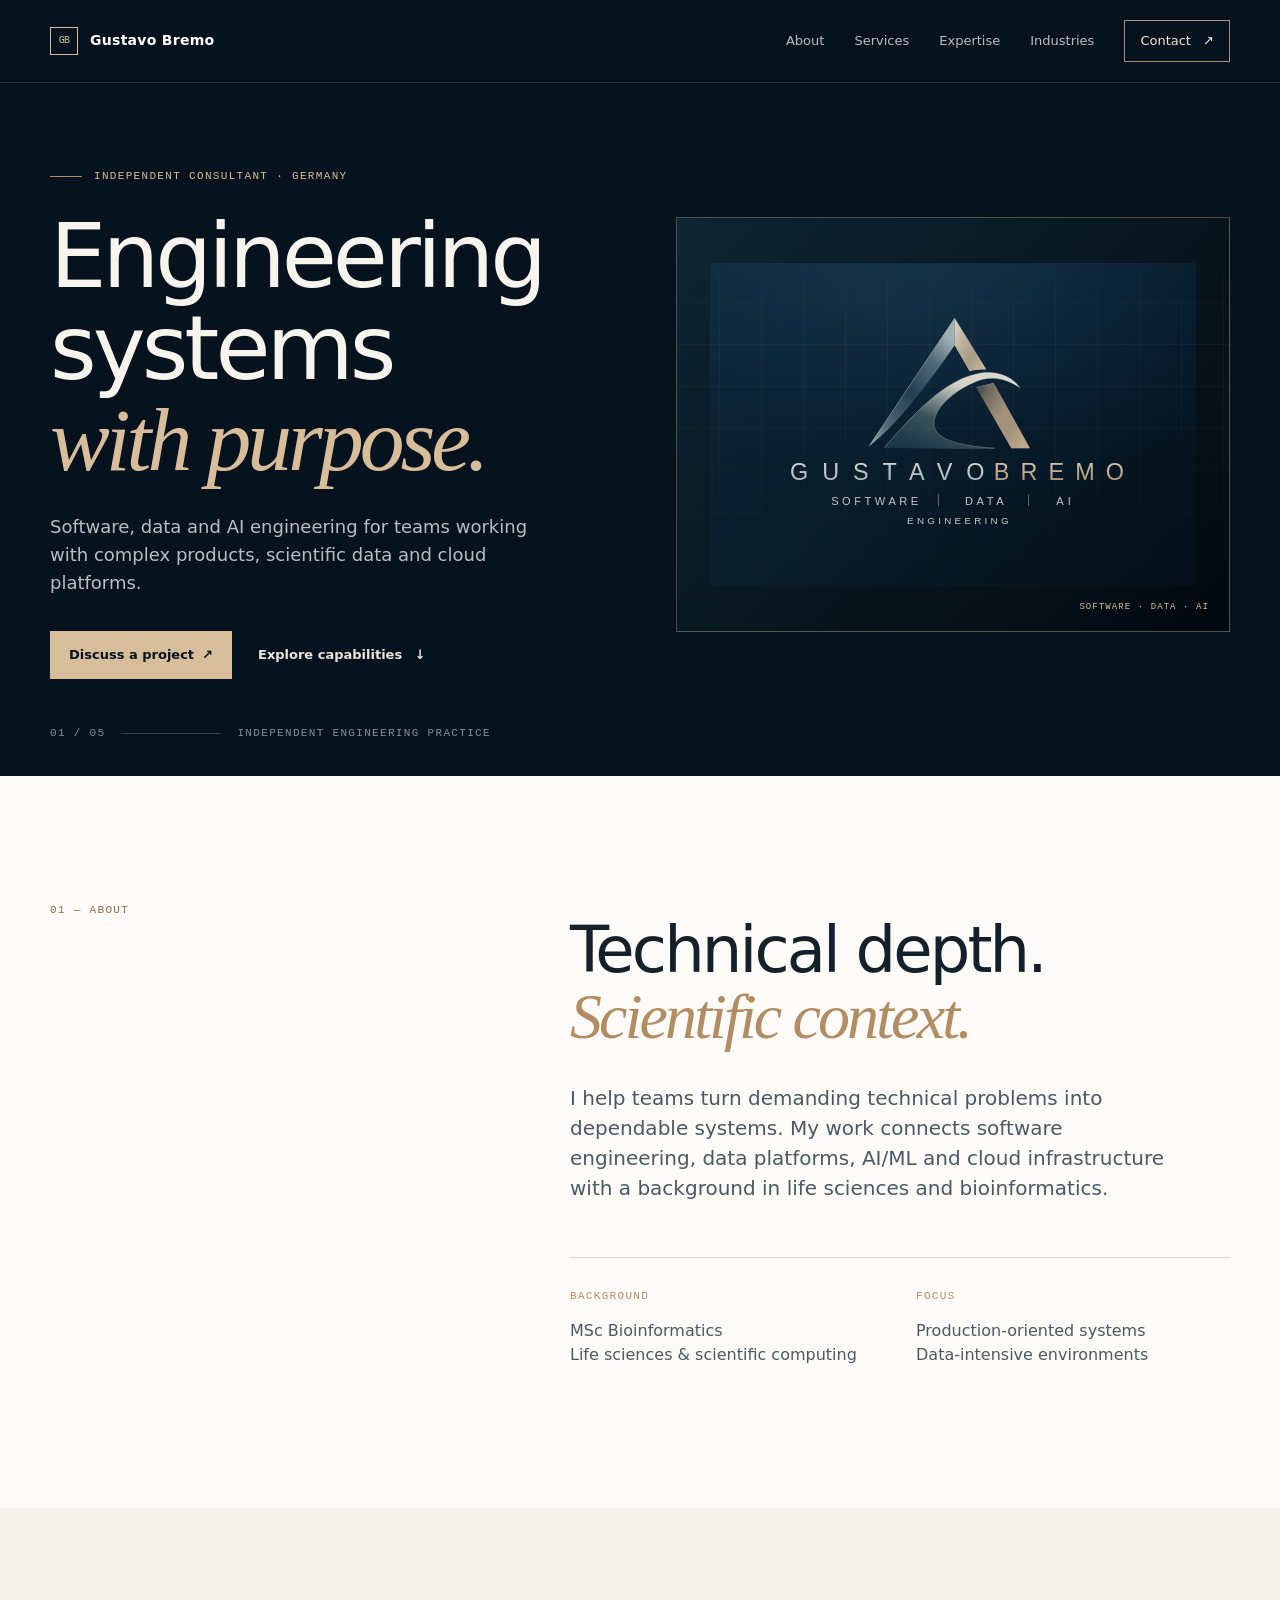
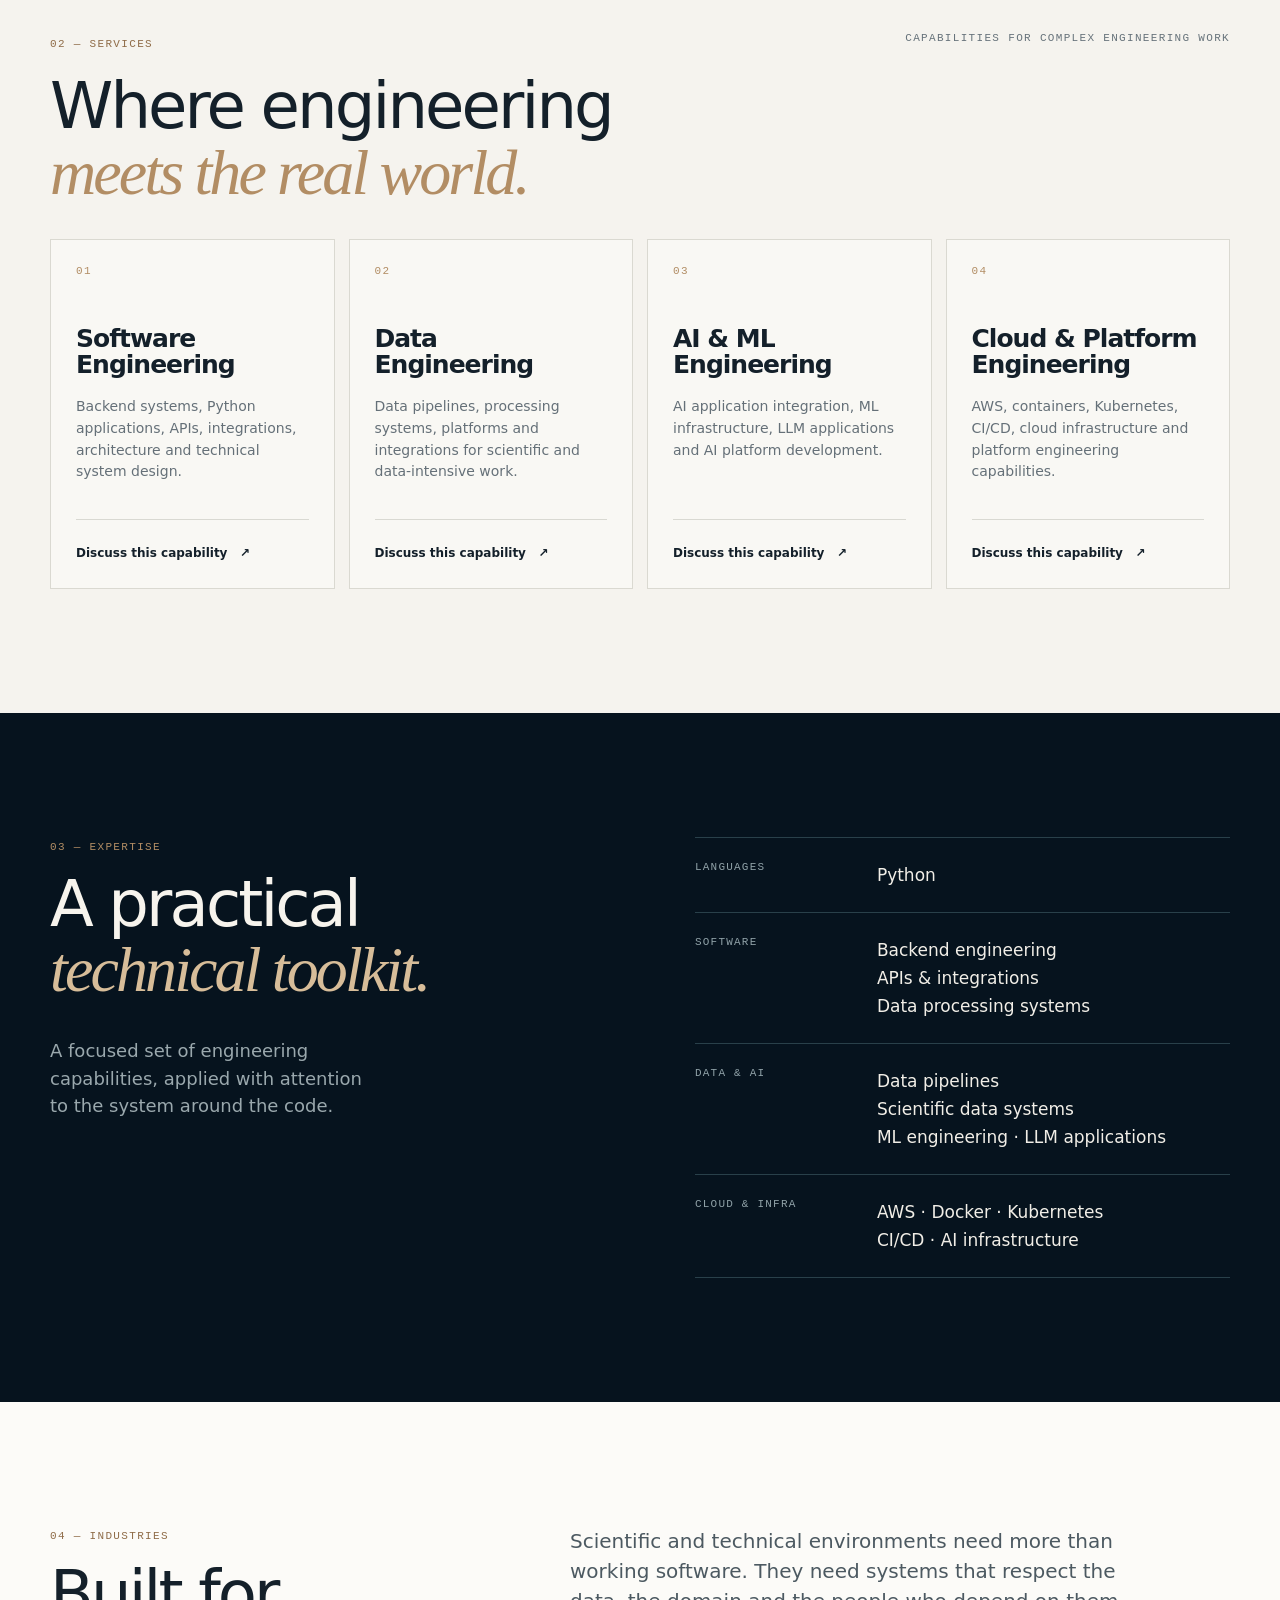
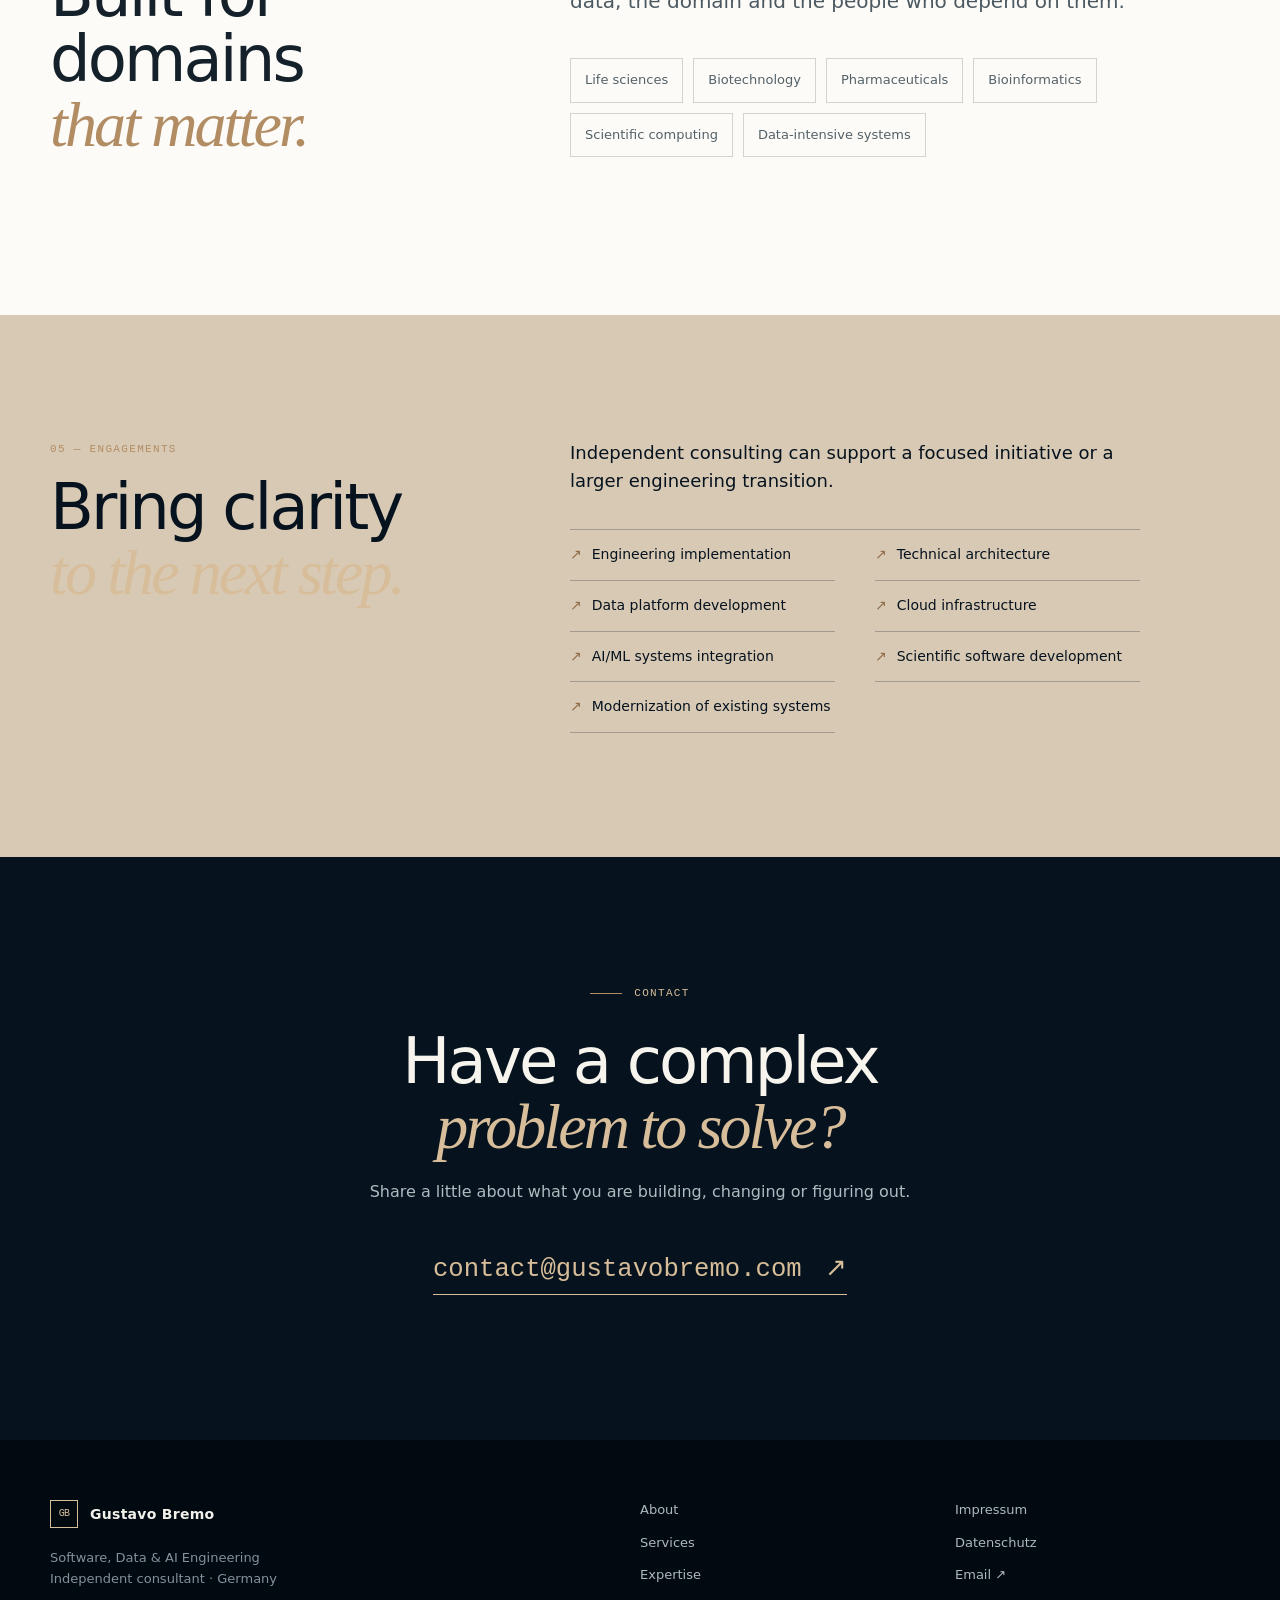
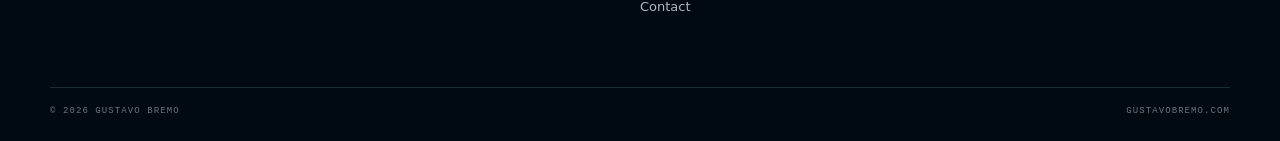
<file: index.html>
<!doctype html>
<html lang="en">
<head>
  <meta charset="utf-8"><meta name="viewport" content="width=device-width, initial-scale=1">
  <title>Gustavo Bremo — Independent Freelance Software, Data &amp; AI Engineer</title>
  <meta name="description" content="Independent freelance software, data and AI engineer working across cloud platforms, scientific data and life-sciences systems.">
  <link rel="canonical" href="https://gustavobremo.com/">
  <meta property="og:type" content="website"><meta property="og:url" content="https://gustavobremo.com/"><meta property="og:title" content="Gustavo Bremo — Independent Freelance Software, Data &amp; AI Engineer"><meta property="og:description" content="Independent freelance engineering support for software, data, AI and scientific systems."><meta property="og:image" content="https://gustavobremo.com/assets/logo.svg"><meta name="twitter:card" content="summary">
  <link rel="icon" href="assets/favicon.svg" type="image/svg+xml"><link rel="stylesheet" href="styles.css">
</head>
<body>
  <a class="skip-link" href="#main-content">Skip to content</a>
  <header class="site-header"><div class="container nav-wrap"><a class="wordmark" href="index.html" aria-label="Gustavo Bremo home"><span class="wordmark-mark" aria-hidden="true">GB</span><span>Gustavo Bremo</span></a><details class="mobile-menu"><summary aria-label="Open navigation menu"><span></span><span></span><span></span></summary><nav aria-label="Mobile navigation"><a href="#about">About</a><a href="#services">Services</a><a href="#expertise">Expertise</a><a href="#industries">Industries</a><a class="nav-contact" href="#contact">Start a conversation <span aria-hidden="true">↗</span></a></nav></details><nav class="desktop-nav" aria-label="Primary navigation"><a href="#about">About</a><a href="#services">Services</a><a href="#expertise">Expertise</a><a href="#industries">Industries</a><a class="nav-contact" href="#contact">Contact <span aria-hidden="true">↗</span></a></nav></div></header>
  <main id="main-content">
    <section class="hero section-dark" aria-labelledby="hero-title"><div class="container hero-grid"><div class="hero-copy"><p class="eyebrow"><span class="eyebrow-line"></span> Independent consultant · Germany</p><h1 id="hero-title">Engineering systems<br><em>with purpose.</em></h1><p class="hero-lede">Software, data and AI engineering for teams working with complex products, scientific data and cloud platforms.</p><div class="hero-actions"><a class="button button-primary" href="#contact">Discuss a project <span aria-hidden="true">↗</span></a><a class="text-link light-link" href="#services">Explore capabilities <span aria-hidden="true">↓</span></a></div></div><div class="hero-visual" aria-label="Gustavo Bremo logo"><div class="visual-grid" aria-hidden="true"></div><img src="assets/logo.svg" alt="Gustavo Bremo — Software, Data, AI Engineering" width="768" height="512"><span class="visual-caption">SOFTWARE · DATA · AI</span></div></div><div class="hero-meta container"><span>01 / 05</span><span class="hero-rule"></span><span>Independent engineering practice</span></div></section>
    <section id="about" class="section section-light" aria-labelledby="about-title"><div class="container split-heading"><p class="section-index">01 — About</p><div><h2 id="about-title">Technical depth.<br><em>Scientific context.</em></h2><p class="intro-copy">I help teams turn demanding technical problems into dependable systems. My work connects software engineering, data platforms, AI/ML and cloud infrastructure with a background in life sciences and bioinformatics.</p><div class="about-details"><div><span class="detail-label">Background</span><p>MSc Bioinformatics<br>Life sciences &amp; scientific computing</p></div><div><span class="detail-label">Focus</span><p>Production-oriented systems<br>Data-intensive environments</p></div></div></div></div></section>
    <section id="services" class="section section-paper" aria-labelledby="services-title"><div class="container"><div class="section-topline"><p class="section-index">02 — Services</p><p class="section-note">Capabilities for complex engineering work</p></div><h2 id="services-title">Where engineering<br><em>meets the real world.</em></h2><div class="service-grid"><article class="service-card"><span class="card-number">01</span><h3>Software<br>Engineering</h3><p>Backend systems, Python applications, APIs, integrations, architecture and technical system design.</p><a href="#contact">Discuss this capability <span aria-hidden="true">↗</span></a></article><article class="service-card"><span class="card-number">02</span><h3>Data<br>Engineering</h3><p>Data pipelines, processing systems, platforms and integrations for scientific and data-intensive work.</p><a href="#contact">Discuss this capability <span aria-hidden="true">↗</span></a></article><article class="service-card"><span class="card-number">03</span><h3>AI &amp; ML<br>Engineering</h3><p>AI application integration, ML infrastructure, LLM applications and AI platform development.</p><a href="#contact">Discuss this capability <span aria-hidden="true">↗</span></a></article><article class="service-card"><span class="card-number">04</span><h3>Cloud &amp; Platform<br>Engineering</h3><p>AWS, containers, Kubernetes, CI/CD, cloud infrastructure and platform engineering capabilities.</p><a href="#contact">Discuss this capability <span aria-hidden="true">↗</span></a></article></div></div></section>
    <section id="expertise" class="section section-dark expertise" aria-labelledby="expertise-title"><div class="container expertise-grid"><div><p class="section-index">03 — Expertise</p><h2 id="expertise-title">A practical<br><em>technical toolkit.</em></h2><p class="muted-copy">A focused set of engineering capabilities, applied with attention to the system around the code.</p></div><div class="expertise-list"><div class="expertise-row"><span>Languages</span><strong>Python</strong></div><div class="expertise-row"><span>Software</span><strong>Backend engineering<br>APIs &amp; integrations<br>Data processing systems</strong></div><div class="expertise-row"><span>Data &amp; AI</span><strong>Data pipelines<br>Scientific data systems<br>ML engineering · LLM applications</strong></div><div class="expertise-row"><span>Cloud &amp; infra</span><strong>AWS · Docker · Kubernetes<br>CI/CD · AI infrastructure</strong></div></div></div></section>
    <section id="industries" class="section section-light" aria-labelledby="industries-title"><div class="container industries-grid"><div><p class="section-index">04 — Industries</p><h2 id="industries-title">Built for domains<br><em>that matter.</em></h2></div><div><p class="intro-copy">Scientific and technical environments need more than working software. They need systems that respect the data, the domain and the people who depend on them.</p><div class="industry-tags"><span>Life sciences</span><span>Biotechnology</span><span>Pharmaceuticals</span><span>Bioinformatics</span><span>Scientific computing</span><span>Data-intensive systems</span></div></div></div></section>
    <section class="section section-accent" aria-labelledby="engagements-title"><div class="container engagements-grid"><div><p class="section-index">05 — Engagements</p><h2 id="engagements-title">Bring clarity<br><em>to the next step.</em></h2></div><div class="engagement-list"><p>Independent consulting can support a focused initiative or a larger engineering transition.</p><ul><li>Engineering implementation</li><li>Technical architecture</li><li>Data platform development</li><li>Cloud infrastructure</li><li>AI/ML systems integration</li><li>Scientific software development</li><li>Modernization of existing systems</li></ul></div></div></section>
    <section id="contact" class="contact-section section-dark" aria-labelledby="contact-title"><div class="container contact-inner"><p class="eyebrow"><span class="eyebrow-line"></span> Contact</p><h2 id="contact-title">Have a complex<br><em>problem to solve?</em></h2><p>Share a little about what you are building, changing or figuring out.</p><a class="contact-email" href="mailto:contact@gustavobremo.com">contact@gustavobremo.com <span aria-hidden="true">↗</span></a></div></section>
  </main>
  <footer class="site-footer"><div class="container footer-grid"><div><a class="wordmark footer-wordmark" href="index.html"><span class="wordmark-mark" aria-hidden="true">GB</span><span>Gustavo Bremo</span></a><p>Software, Data &amp; AI Engineering<br>Independent consultant · Germany</p></div><div class="footer-links"><a href="#about">About</a><a href="#services">Services</a><a href="#expertise">Expertise</a><a href="#contact">Contact</a></div><div class="footer-links"><a href="impressum.html">Impressum</a><a href="datenschutz.html">Datenschutz</a><a href="mailto:contact@gustavobremo.com">Email ↗</a></div></div><div class="container footer-bottom"><span>© 2026 Gustavo Bremo</span><span>gustavobremo.com</span></div></footer>
</body>
</html>
</file>
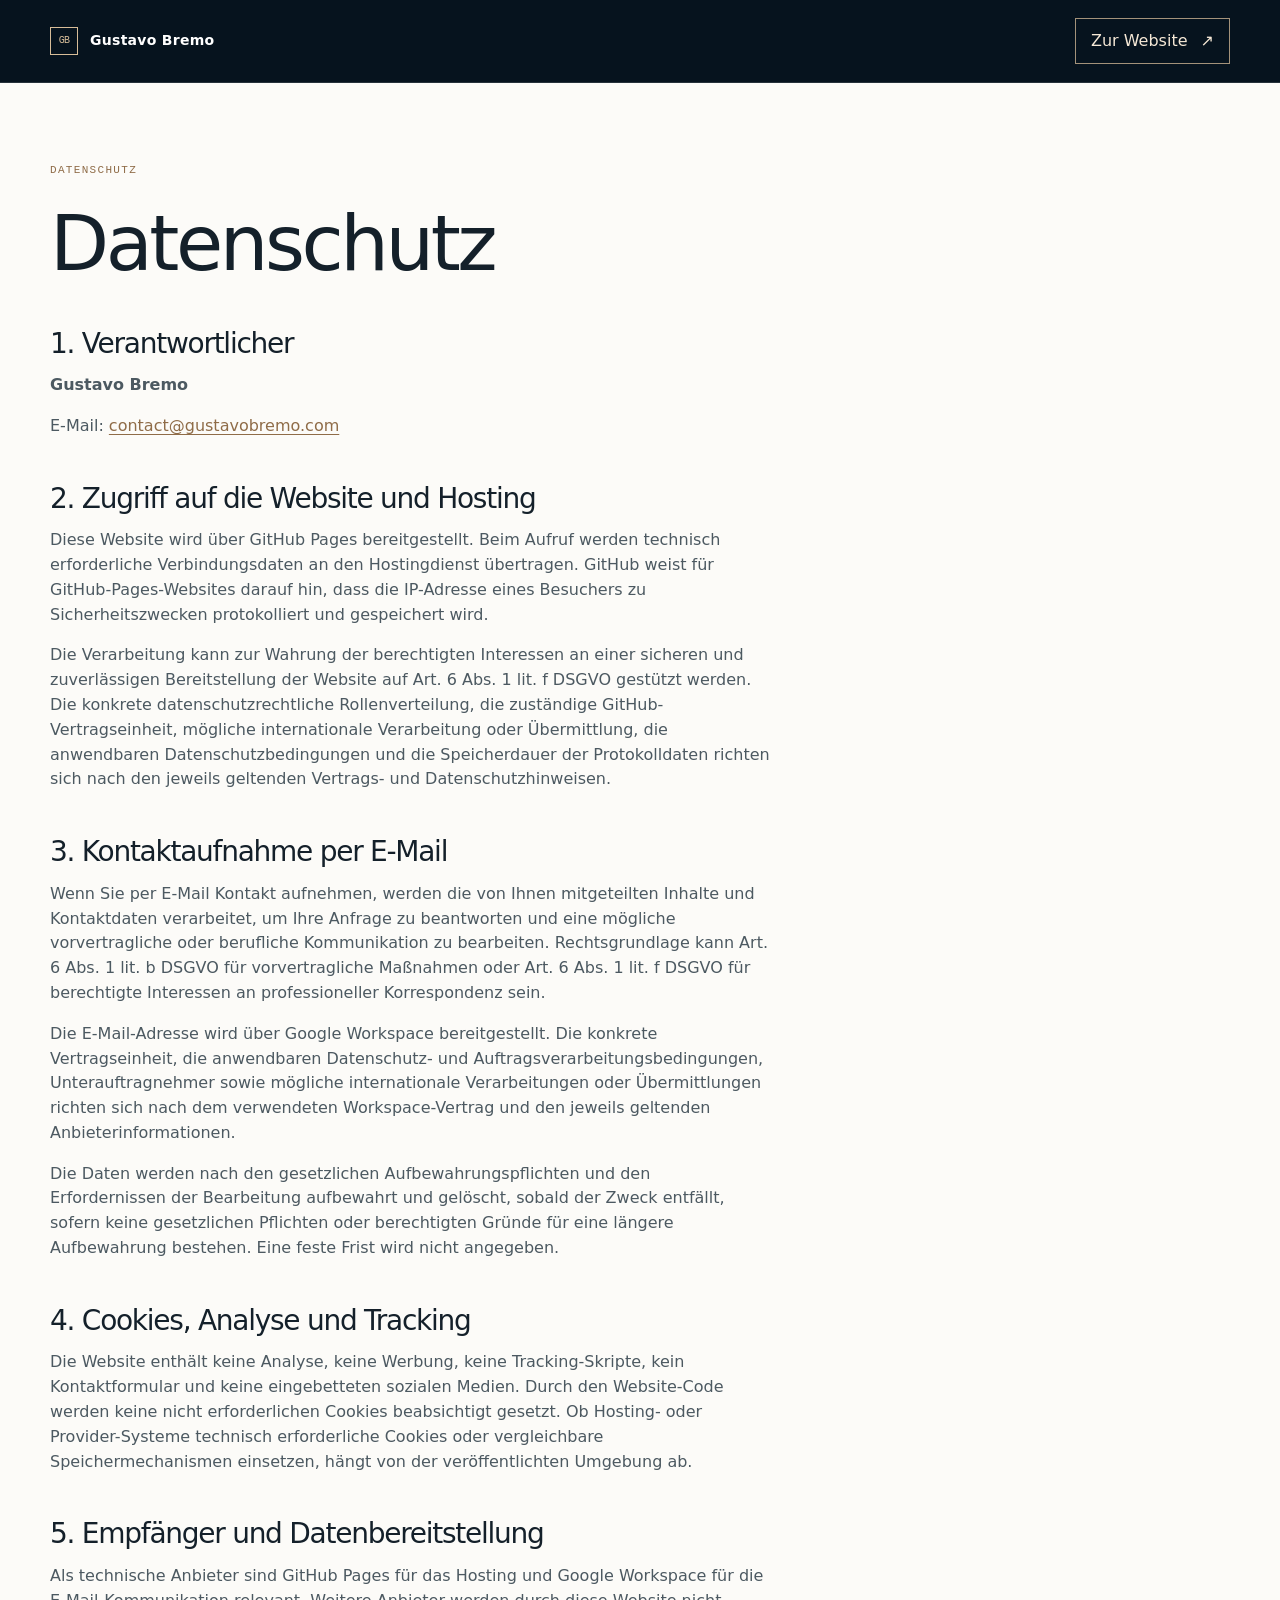
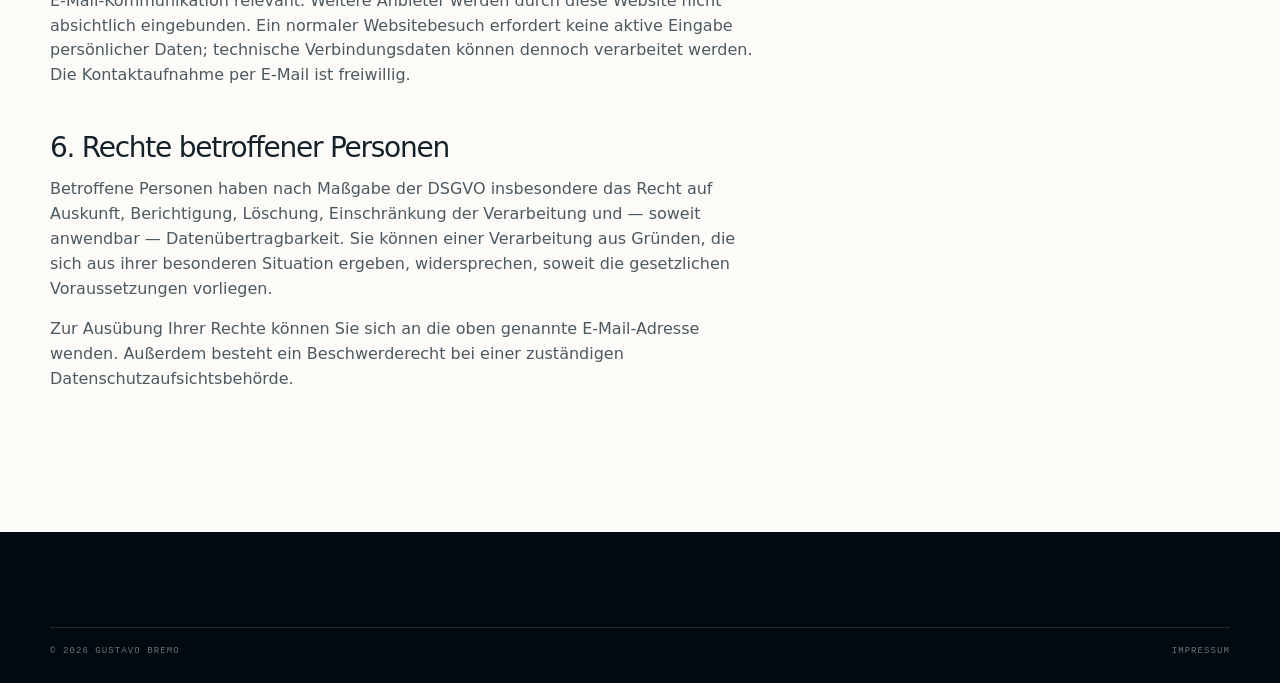
<file: datenschutz.html>
<!doctype html>
<html lang="de">
<head>
  <meta charset="utf-8"><meta name="viewport" content="width=device-width, initial-scale=1">
  <title>Datenschutz — Gustavo Bremo</title>
  <meta name="description" content="Datenschutzerklärung für die Website von Gustavo Bremo.">
  <link rel="canonical" href="https://gustavobremo.com/datenschutz.html"><link rel="icon" href="assets/favicon.svg" type="image/svg+xml"><link rel="stylesheet" href="styles.css">
</head>
<body class="legal-page"><header class="site-header"><div class="container nav-wrap"><a class="wordmark" href="index.html"><span class="wordmark-mark" aria-hidden="true">GB</span><span>Gustavo Bremo</span></a><a class="nav-contact" href="index.html#contact">Zur Website <span aria-hidden="true">↗</span></a></div></header>
<main class="section section-light legal-content"><div class="container"><p class="section-index">Datenschutz</p><h1>Datenschutz</h1><h2>1. Verantwortlicher</h2><p><strong>Gustavo Bremo</strong></p><p>E-Mail: <a href="mailto:contact@gustavobremo.com">contact@gustavobremo.com</a></p><h2>2. Zugriff auf die Website und Hosting</h2><p>Diese Website wird über GitHub Pages bereitgestellt. Beim Aufruf werden technisch erforderliche Verbindungsdaten an den Hostingdienst übertragen. GitHub weist für GitHub-Pages-Websites darauf hin, dass die IP-Adresse eines Besuchers zu Sicherheitszwecken protokolliert und gespeichert wird.</p><p>Die Verarbeitung kann zur Wahrung der berechtigten Interessen an einer sicheren und zuverlässigen Bereitstellung der Website auf Art. 6 Abs. 1 lit. f DSGVO gestützt werden. Die konkrete datenschutzrechtliche Rollenverteilung, die zuständige GitHub-Vertragseinheit, mögliche internationale Verarbeitung oder Übermittlung, die anwendbaren Datenschutzbedingungen und die Speicherdauer der Protokolldaten richten sich nach den jeweils geltenden Vertrags- und Datenschutzhinweisen.</p><h2>3. Kontaktaufnahme per E-Mail</h2><p>Wenn Sie per E-Mail Kontakt aufnehmen, werden die von Ihnen mitgeteilten Inhalte und Kontaktdaten verarbeitet, um Ihre Anfrage zu beantworten und eine mögliche vorvertragliche oder berufliche Kommunikation zu bearbeiten. Rechtsgrundlage kann Art. 6 Abs. 1 lit. b DSGVO für vorvertragliche Maßnahmen oder Art. 6 Abs. 1 lit. f DSGVO für berechtigte Interessen an professioneller Korrespondenz sein.</p><p>Die E-Mail-Adresse wird über Google Workspace bereitgestellt. Die konkrete Vertragseinheit, die anwendbaren Datenschutz- und Auftragsverarbeitungsbedingungen, Unterauftragnehmer sowie mögliche internationale Verarbeitungen oder Übermittlungen richten sich nach dem verwendeten Workspace-Vertrag und den jeweils geltenden Anbieterinformationen.</p><p>Die Daten werden nach den gesetzlichen Aufbewahrungspflichten und den Erfordernissen der Bearbeitung aufbewahrt und gelöscht, sobald der Zweck entfällt, sofern keine gesetzlichen Pflichten oder berechtigten Gründe für eine längere Aufbewahrung bestehen. Eine feste Frist wird nicht angegeben.</p><h2>4. Cookies, Analyse und Tracking</h2><p>Die Website enthält keine Analyse, keine Werbung, keine Tracking-Skripte, kein Kontaktformular und keine eingebetteten sozialen Medien. Durch den Website-Code werden keine nicht erforderlichen Cookies beabsichtigt gesetzt. Ob Hosting- oder Provider-Systeme technisch erforderliche Cookies oder vergleichbare Speichermechanismen einsetzen, hängt von der veröffentlichten Umgebung ab.</p><h2>5. Empfänger und Datenbereitstellung</h2><p>Als technische Anbieter sind GitHub Pages für das Hosting und Google Workspace für die E-Mail-Kommunikation relevant. Weitere Anbieter werden durch diese Website nicht absichtlich eingebunden. Ein normaler Websitebesuch erfordert keine aktive Eingabe persönlicher Daten; technische Verbindungsdaten können dennoch verarbeitet werden. Die Kontaktaufnahme per E-Mail ist freiwillig.</p><h2>6. Rechte betroffener Personen</h2><p>Betroffene Personen haben nach Maßgabe der DSGVO insbesondere das Recht auf Auskunft, Berichtigung, Löschung, Einschränkung der Verarbeitung und — soweit anwendbar — Datenübertragbarkeit. Sie können einer Verarbeitung aus Gründen, die sich aus ihrer besonderen Situation ergeben, widersprechen, soweit die gesetzlichen Voraussetzungen vorliegen.</p><p>Zur Ausübung Ihrer Rechte können Sie sich an die oben genannte E-Mail-Adresse wenden. Außerdem besteht ein Beschwerderecht bei einer zuständigen Datenschutzaufsichtsbehörde.</p></div></main><footer class="site-footer"><div class="container footer-bottom"><span>© 2026 Gustavo Bremo</span><a href="impressum.html">Impressum</a></div></footer></body></html>
</file>
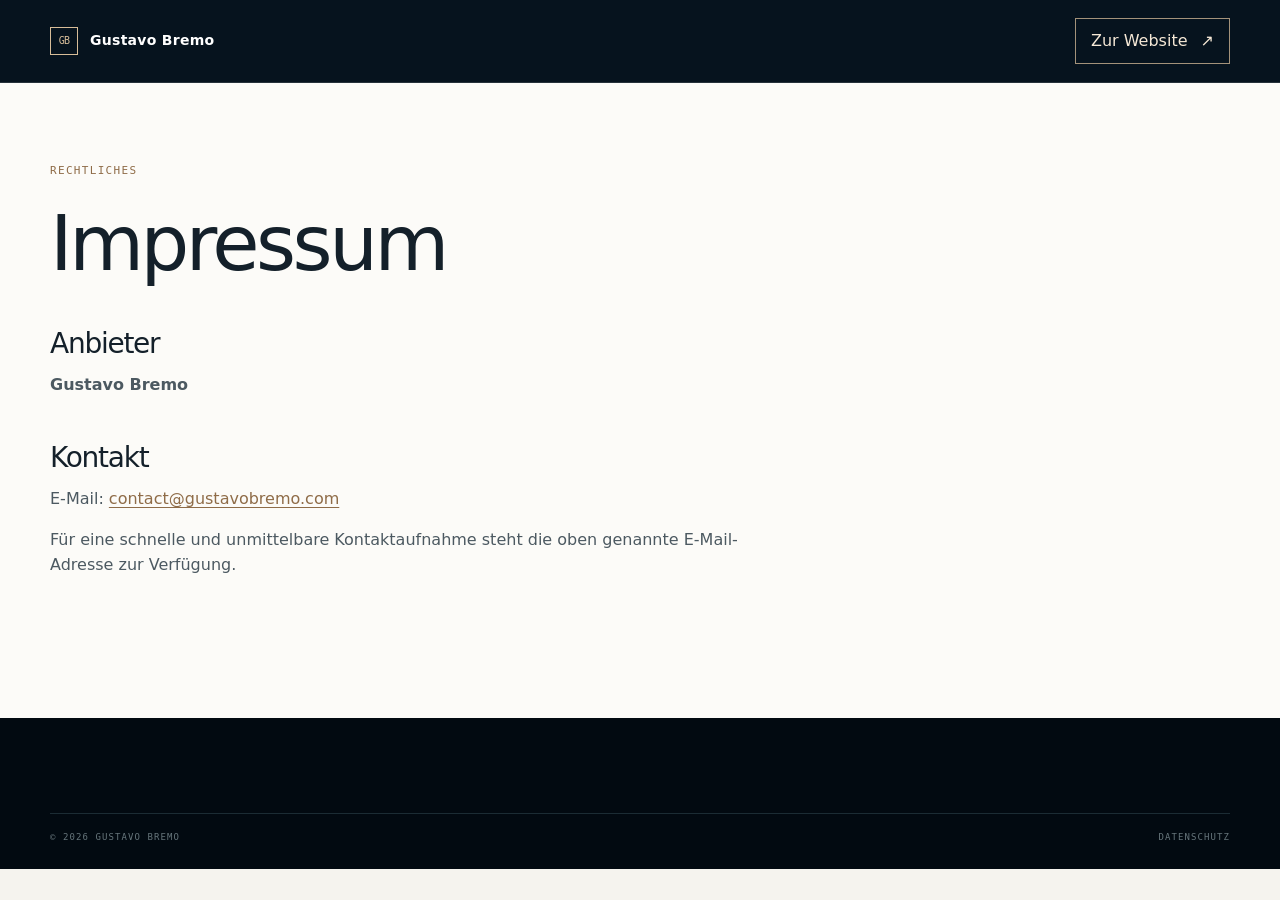
<file: impressum.html>
<!doctype html>
<html lang="de">
<head>
  <meta charset="utf-8"><meta name="viewport" content="width=device-width, initial-scale=1">
  <title>Impressum — Gustavo Bremo</title>
  <meta name="description" content="Impressum von Gustavo Bremo, unabhängiger freiberuflicher Software-, Data- und AI-Engineer.">
  <link rel="canonical" href="https://gustavobremo.com/impressum.html"><link rel="icon" href="assets/favicon.svg" type="image/svg+xml"><link rel="stylesheet" href="styles.css">
</head>
<body class="legal-page"><header class="site-header"><div class="container nav-wrap"><a class="wordmark" href="index.html"><span class="wordmark-mark" aria-hidden="true">GB</span><span>Gustavo Bremo</span></a><a class="nav-contact" href="index.html#contact">Zur Website <span aria-hidden="true">↗</span></a></div></header>
<main class="section section-light legal-content"><div class="container"><p class="section-index">Rechtliches</p><h1>Impressum</h1><h2>Anbieter</h2><p><strong>Gustavo Bremo</strong></p><h2>Kontakt</h2><p>E-Mail: <a href="mailto:contact@gustavobremo.com">contact@gustavobremo.com</a></p><p>Für eine schnelle und unmittelbare Kontaktaufnahme steht die oben genannte E-Mail-Adresse zur Verfügung.</p></div></main><footer class="site-footer"><div class="container footer-bottom"><span>© 2026 Gustavo Bremo</span><a href="datenschutz.html">Datenschutz</a></div></footer></body></html>
</file>
<file: styles.css>
:root {
  --ink: #14202a;
  --navy: #06131e;
  --paper: #f5f3ee;
  --white: #fcfbf8;
  --muted: #66727a;
  --line: #d9d9d2;
  --gold: #b28d64;
  --gold-light: #d7bd99;
  --max: 1180px;
}

* {
  box-sizing: border-box;
}

html {
  scroll-behavior: smooth;
}

body {
  margin: 0;
  color: var(--ink);
  background: var(--paper);
  font-family: 'DM Sans', system-ui, sans-serif;
  font-size: 16px;
  line-height: 1.55;
}

a {
  color: inherit;
  text-decoration: none;
}

a:focus-visible,
summary:focus-visible {
  outline: 2px solid var(--gold);
  outline-offset: 5px;
}

.container {
  width: min(calc(100% - 48px), var(--max));
  margin: 0 auto;
}

.skip-link {
  position: absolute;
  top: -50px;
  left: 20px;
  z-index: 20;
  padding: 10px 14px;
  background: var(--gold);
  color: var(--navy);
}

.skip-link:focus {
  top: 12px;
}

.site-header {
  position: absolute;
  z-index: 5;
  width: 100%;
  color: #fff;
  border-bottom: 1px solid rgba(255, 255, 255, 0.13);
}

.nav-wrap {
  display: flex;
  align-items: center;
  justify-content: space-between;
  min-height: 82px;
}

.wordmark {
  display: flex;
  align-items: center;
  gap: 12px;
  font-size: 14px;
  font-weight: 600;
  letter-spacing: 0.02em;
}

.wordmark-mark {
  display: grid;
  place-items: center;
  width: 28px;
  height: 28px;
  border: 1px solid var(--gold-light);
  color: var(--gold-light);
  font: 500 10px/1 'DM Mono', monospace;
  letter-spacing: -0.08em;
}

.desktop-nav {
  display: flex;
  align-items: center;
  gap: 30px;
  font-size: 13px;
}

.desktop-nav a:not(.nav-contact),
.mobile-menu a:not(.nav-contact) {
  opacity: 0.72;
  transition: opacity 0.2s;
}

.desktop-nav a:hover,
.mobile-menu a:hover {
  opacity: 1;
}

.nav-contact {
  padding: 10px 15px;
  border: 1px solid rgba(215, 189, 153, 0.75);
  color: #f5e8d6;
}

.nav-contact span,
.button span,
.text-link span,
.contact-email span,
.service-card a span {
  margin-left: 8px;
}

.mobile-menu {
  display: none;
}

.section {
  padding: 124px 0;
}

.section-dark {
  color: #f7f4ed;
  background: var(--navy);
}

.section-light {
  background: var(--white);
}

.section-paper {
  background: var(--paper);
}

.section-accent {
  background: #d8c9b5;
  color: var(--navy);
}

.hero {
  position: relative;
  min-height: 700px;
  padding: 170px 0 36px;
  overflow: hidden;
}

.hero-grid {
  display: grid;
  grid-template-columns: 1.02fr 0.98fr;
  gap: 50px;
  align-items: center;
  min-height: 470px;
}

.eyebrow,
.section-index,
.section-note,
.detail-label,
.card-number,
.visual-caption,
.hero-meta,
.footer-bottom {
  font: 500 11px/1.2 'DM Mono', monospace;
  letter-spacing: 0.12em;
  text-transform: uppercase;
}

.eyebrow {
  display: flex;
  align-items: center;
  gap: 12px;
  color: var(--gold-light);
}

.eyebrow-line {
  display: inline-block;
  width: 32px;
  height: 1px;
  background: var(--gold);
}

h1,
h2,
h3,
p {
  margin-top: 0;
}

h1,
h2 {
  font-weight: 500;
  letter-spacing: -0.045em;
  line-height: 1.02;
}

h1 {
  max-width: 630px;
  margin: 28px 0;
  font-size: clamp(3.6rem, 7vw, 6.7rem);
}

h2 {
  margin: 18px 0 34px;
  font-size: clamp(2.6rem, 5vw, 5rem);
}

h1 em,
h2 em,
.hero h1 em,
.section-accent em {
  color: var(--gold-light);
  font-family: 'Playfair Display', Georgia, serif;
  font-weight: 500;
}

.section-light h2 em,
.section-paper h2 em {
  color: var(--gold);
}

.hero-lede {
  max-width: 490px;
  margin-bottom: 34px;
  color: #b4c0c3;
  font-size: 18px;
}

.hero-actions {
  display: flex;
  align-items: center;
  gap: 26px;
}

.button {
  display: inline-flex;
  align-items: center;
  padding: 14px 19px;
  font-size: 13px;
  font-weight: 600;
  transition: transform 0.2s, background 0.2s;
}

.button:hover {
  transform: translateY(-2px);
}

.button-primary {
  background: var(--gold-light);
  color: var(--navy);
}

.text-link {
  font-size: 13px;
  font-weight: 600;
}

.light-link {
  color: #e9e4dc;
}

.light-link:hover {
  color: var(--gold-light);
}

.hero-visual {
  position: relative;
  display: grid;
  place-items: center;
  min-height: 415px;
  border: 1px solid rgba(215, 189, 153, 0.35);
  background: linear-gradient(135deg, #0e2532, #02090f);
}

.hero-visual img {
  position: relative;
  z-index: 1;
  width: 88%;
  height: auto;
  mix-blend-mode: screen;
  opacity: 0.88;
}

.visual-grid {
  position: absolute;
  inset: 0;
  opacity: 0.33;
  background-image: linear-gradient(rgba(215, 189, 153, 0.15) 1px, transparent 1px), linear-gradient(90deg, rgba(215, 189, 153, 0.15) 1px, transparent 1px);
  background-size: 42px 42px;
  mask-image: linear-gradient(to bottom, transparent, black 30%, transparent);
}

.visual-caption {
  position: absolute;
  right: 20px;
  bottom: 18px;
  color: var(--gold-light);
  font-size: 9px;
}

.hero-meta {
  display: flex;
  align-items: center;
  gap: 16px;
  margin-top: 48px;
  color: #809099;
}

.hero-rule {
  display: block;
  width: 100px;
  height: 1px;
  background: #2d424c;
}

.split-heading,
.industries-grid,
.engagements-grid {
  display: grid;
  grid-template-columns: 0.8fr 1.2fr;
  gap: 80px;
}

.section-index {
  margin: 4px 0;
  color: var(--gold);
}

.section-light .section-index,
.section-paper .section-index {
  color: #8f6c48;
}

.intro-copy {
  max-width: 600px;
  color: #4c5961;
  font-size: 20px;
  line-height: 1.5;
}

.about-details {
  display: grid;
  grid-template-columns: 1fr 1fr;
  gap: 32px;
  margin-top: 54px;
  padding-top: 24px;
  border-top: 1px solid var(--line);
}

.detail-label {
  color: var(--gold);
}

.about-details p {
  margin-top: 12px;
  color: #4c5961;
}

.section-topline {
  display: flex;
  justify-content: space-between;
  align-items: center;
  margin-bottom: 15px;
}

.section-note {
  color: var(--muted);
}

.service-grid {
  display: grid;
  grid-template-columns: repeat(4, 1fr);
  gap: 14px;
}

.service-card {
  display: flex;
  flex-direction: column;
  min-height: 350px;
  padding: 25px;
  border: 1px solid #dad9d1;
  background: rgba(255, 255, 255, 0.36);
  transition: border-color 0.2s, transform 0.2s;
}

.service-card:hover {
  border-color: var(--gold);
  transform: translateY(-4px);
}

.card-number {
  color: var(--gold);
}

.service-card h3 {
  margin: 48px 0 18px;
  font-size: 25px;
  line-height: 1.04;
  letter-spacing: -0.04em;
}

.service-card p {
  color: #657078;
  font-size: 14px;
}

.service-card a {
  margin-top: auto;
  padding-top: 24px;
  border-top: 1px solid var(--line);
  font-size: 12px;
  font-weight: 600;
}

.expertise-grid {
  display: grid;
  grid-template-columns: 1fr 1fr;
  gap: 110px;
}

.muted-copy {
  max-width: 330px;
  color: #9aa8ad;
  font-size: 18px;
}

.expertise-list {
  border-top: 1px solid #29404a;
}

.expertise-row {
  display: grid;
  grid-template-columns: 34% 66%;
  padding: 23px 0;
  border-bottom: 1px solid #29404a;
}

.expertise-row span {
  color: #90a2a8;
  font: 500 11px 'DM Mono', monospace;
  text-transform: uppercase;
  letter-spacing: 0.11em;
}

.expertise-row strong {
  color: #f1eee7;
  font-size: 17px;
  font-weight: 400;
  line-height: 1.65;
}

.industry-tags {
  display: flex;
  flex-wrap: wrap;
  gap: 10px;
  margin-top: 42px;
}

.industry-tags span {
  padding: 11px 14px;
  border: 1px solid #d6d4ca;
  color: #536168;
  font-size: 13px;
}

.engagement-list {
  max-width: 570px;
  font-size: 18px;
}

.engagement-list ul {
  display: grid;
  grid-template-columns: 1fr 1fr;
  gap: 0 40px;
  margin: 34px 0 0;
  padding: 0;
  list-style: none;
  border-top: 1px solid rgba(6, 19, 30, 0.25);
}

.engagement-list li {
  padding: 14px 0;
  border-bottom: 1px solid rgba(6, 19, 30, 0.25);
  font-size: 14px;
}

.engagement-list li::before {
  content: '↗';
  display: inline-block;
  margin-right: 10px;
  color: #8f6c48;
}

.contact-section {
  padding: 130px 0 145px;
  text-align: center;
}

.contact-inner {
  display: flex;
  flex-direction: column;
  align-items: center;
}

.contact-section h2 {
  margin-bottom: 20px;
}

.contact-section p:not(.eyebrow) {
  color: #aebbc0;
}

.contact-email {
  display: inline-block;
  margin-top: 32px;
  padding-bottom: 10px;
  border-bottom: 1px solid var(--gold-light);
  color: var(--gold-light);
  font: 500 clamp(1.2rem, 2vw, 1.7rem) 'DM Mono', monospace;
}

.site-footer {
  padding: 60px 0 26px;
  color: #dce0dd;
  background: #020a11;
}

.footer-grid {
  display: grid;
  grid-template-columns: 2fr 1fr 1fr;
  gap: 40px;
}

.footer-wordmark {
  color: #f3f1eb;
}

.site-footer p {
  margin-top: 20px;
  color: #839199;
  font-size: 13px;
}

.footer-links {
  display: flex;
  flex-direction: column;
  gap: 12px;
  font-size: 13px;
  color: #aeb9bc;
}

.footer-links a:hover {
  color: var(--gold-light);
}

.footer-bottom {
  display: flex;
  justify-content: space-between;
  margin-top: 70px;
  padding-top: 18px;
  border-top: 1px solid #1b2c34;
  color: #67767c;
  font-size: 9px;
}

@media (max-width: 850px) {
  .desktop-nav {
    display: none;
  }

  .mobile-menu {
    display: block;
    position: relative;
  }

  .mobile-menu summary {
    display: flex;
    flex-direction: column;
    gap: 5px;
    padding: 10px 0 10px 10px;
    list-style: none;
    cursor: pointer;
  }

  .mobile-menu summary::-webkit-details-marker {
    display: none;
  }

  .mobile-menu summary span {
    display: block;
    width: 23px;
    height: 1px;
    background: #f5f2ec;
  }

  .mobile-menu nav {
    position: absolute;
    top: 53px;
    right: 0;
    display: flex;
    flex-direction: column;
    gap: 0;
    width: 220px;
    padding: 8px;
    background: var(--navy);
    border: 1px solid #29404a;
    box-shadow: 0 15px 30px rgba(0, 0, 0, 0.2);
  }

  .mobile-menu nav a {
    padding: 12px;
  }

  .mobile-menu .nav-contact {
    margin-top: 7px;
    text-align: center;
  }

  .hero-grid,
  .split-heading,
  .industries-grid,
  .engagements-grid,
  .expertise-grid {
    grid-template-columns: 1fr;
    gap: 45px;
  }

  .hero {
    padding-top: 135px;
  }

  .hero-visual {
    min-height: 300px;
  }

  .service-grid {
    grid-template-columns: 1fr 1fr;
  }

  .section {
    padding: 90px 0;
  }
}

@media (max-width: 520px) {
  .container {
    width: min(calc(100% - 34px), var(--max));
  }

  .hero {
    min-height: auto;
    padding-bottom: 28px;
  }

  h1 {
    font-size: 3.4rem;
  }

  h2 {
    font-size: 2.7rem;
  }

  .hero-lede,
  .intro-copy {
    font-size: 17px;
  }

  .hero-actions {
    align-items: flex-start;
    flex-direction: column;
    gap: 20px;
  }

  .hero-meta {
    margin-top: 35px;
    font-size: 9px;
  }

  .hero-rule {
    width: 45px;
  }

  .service-grid {
    grid-template-columns: 1fr;
  }

  .service-card {
    min-height: 280px;
  }

  .about-details {
    grid-template-columns: 1fr;
    gap: 15px;
  }

  .expertise-row {
    grid-template-columns: 1fr;
    gap: 10px;
  }

  .engagement-list ul {
    grid-template-columns: 1fr;
  }

  .footer-grid {
    grid-template-columns: 1fr 1fr;
  }

  .footer-grid > div:first-child {
    grid-column: 1 / -1;
  }

  .footer-bottom {
    margin-top: 45px;
  }
}

@media (prefers-reduced-motion: reduce) {
  html {
    scroll-behavior: auto;
  }

  *,
  *::before,
  *::after {
    transition-duration: 0.01ms !important;
    animation-duration: 0.01ms !important;
  }
}

.legal-content {
  min-height: calc(100vh - 210px);
  padding-top: 160px;
}

.legal-content h1 {
  font-size: clamp(3rem, 6vw, 5.6rem);
  margin-bottom: 45px;
}

.legal-content h2 {
  margin-top: 46px;
  margin-bottom: 15px;
  font-size: 28px;
}

.legal-content p {
  max-width: 720px;
  color: #4c5961;
}

.legal-content a {
  color: #8f6c48;
  text-decoration: underline;
  text-underline-offset: 3px;
}

.legal-page .site-header {
  position: absolute;
  background: var(--navy);
}

.legal-page .site-footer {
  padding-top: 25px;
}
</file>
